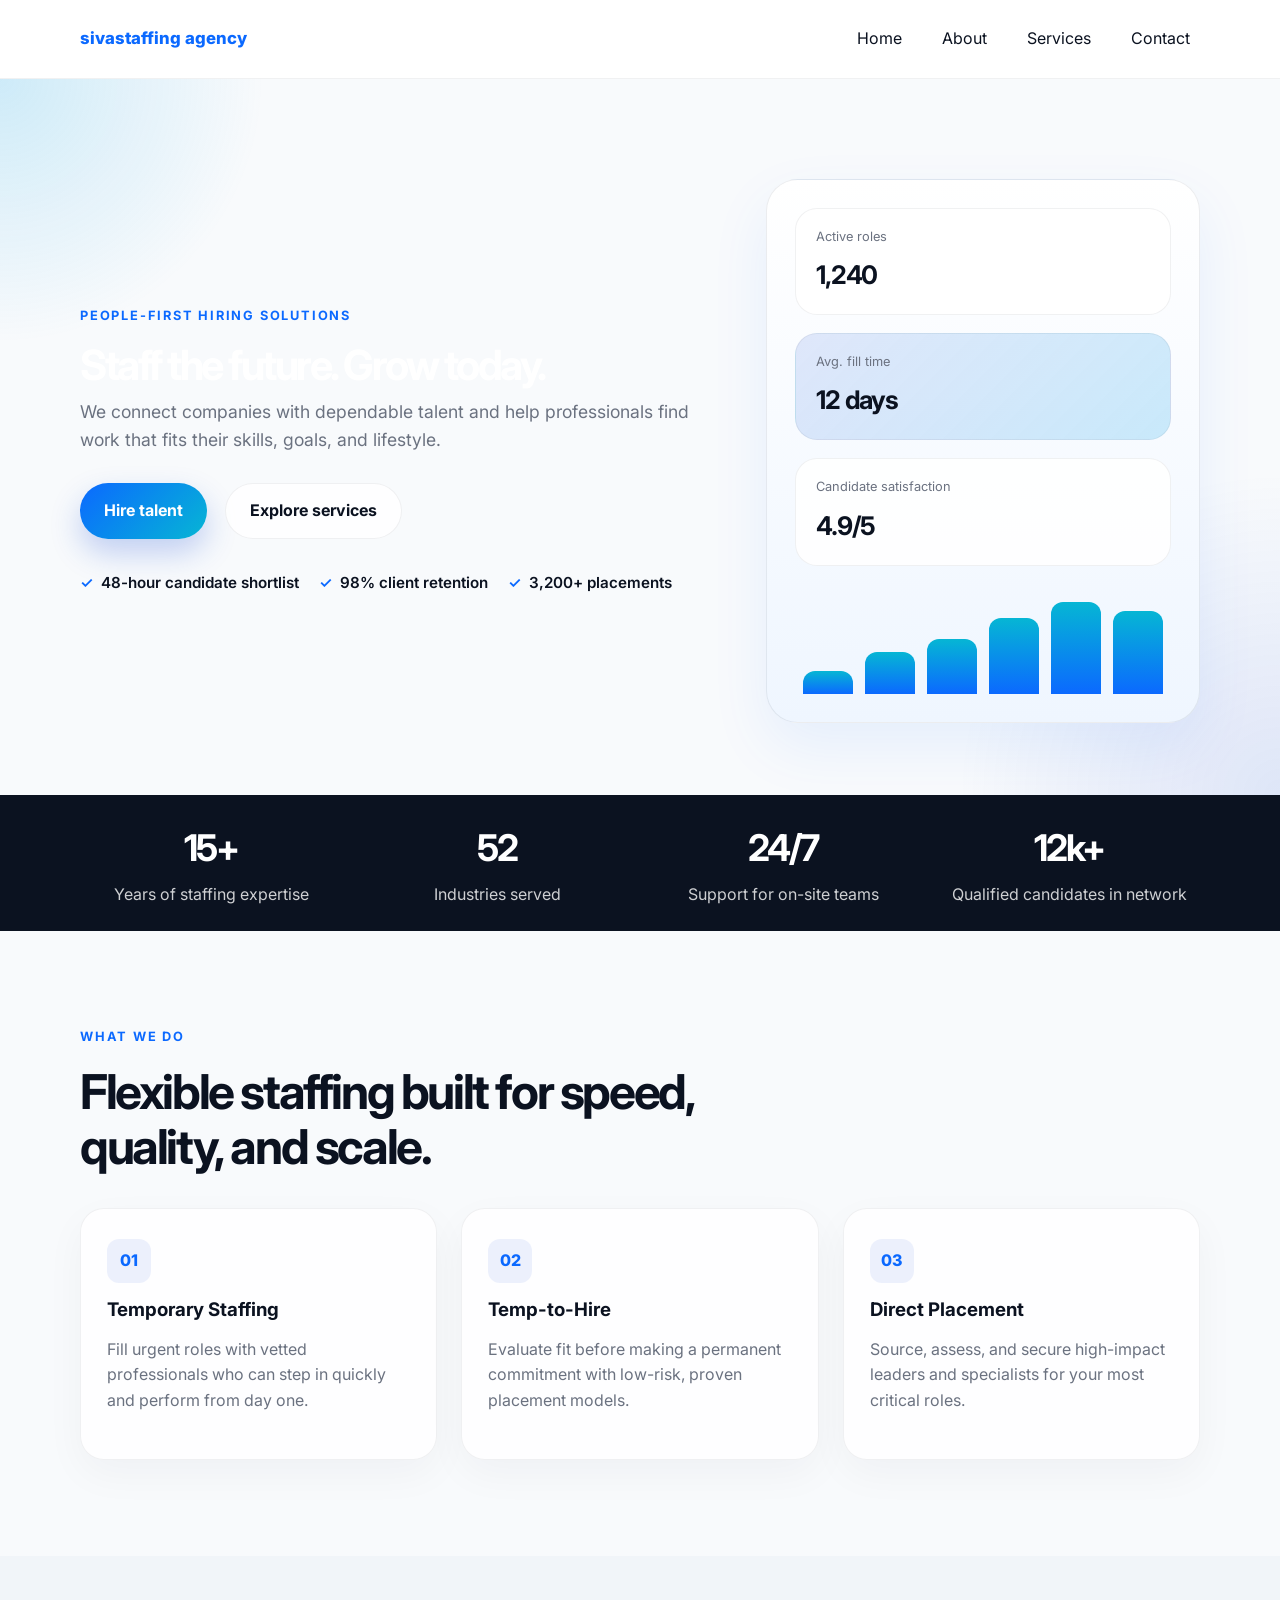
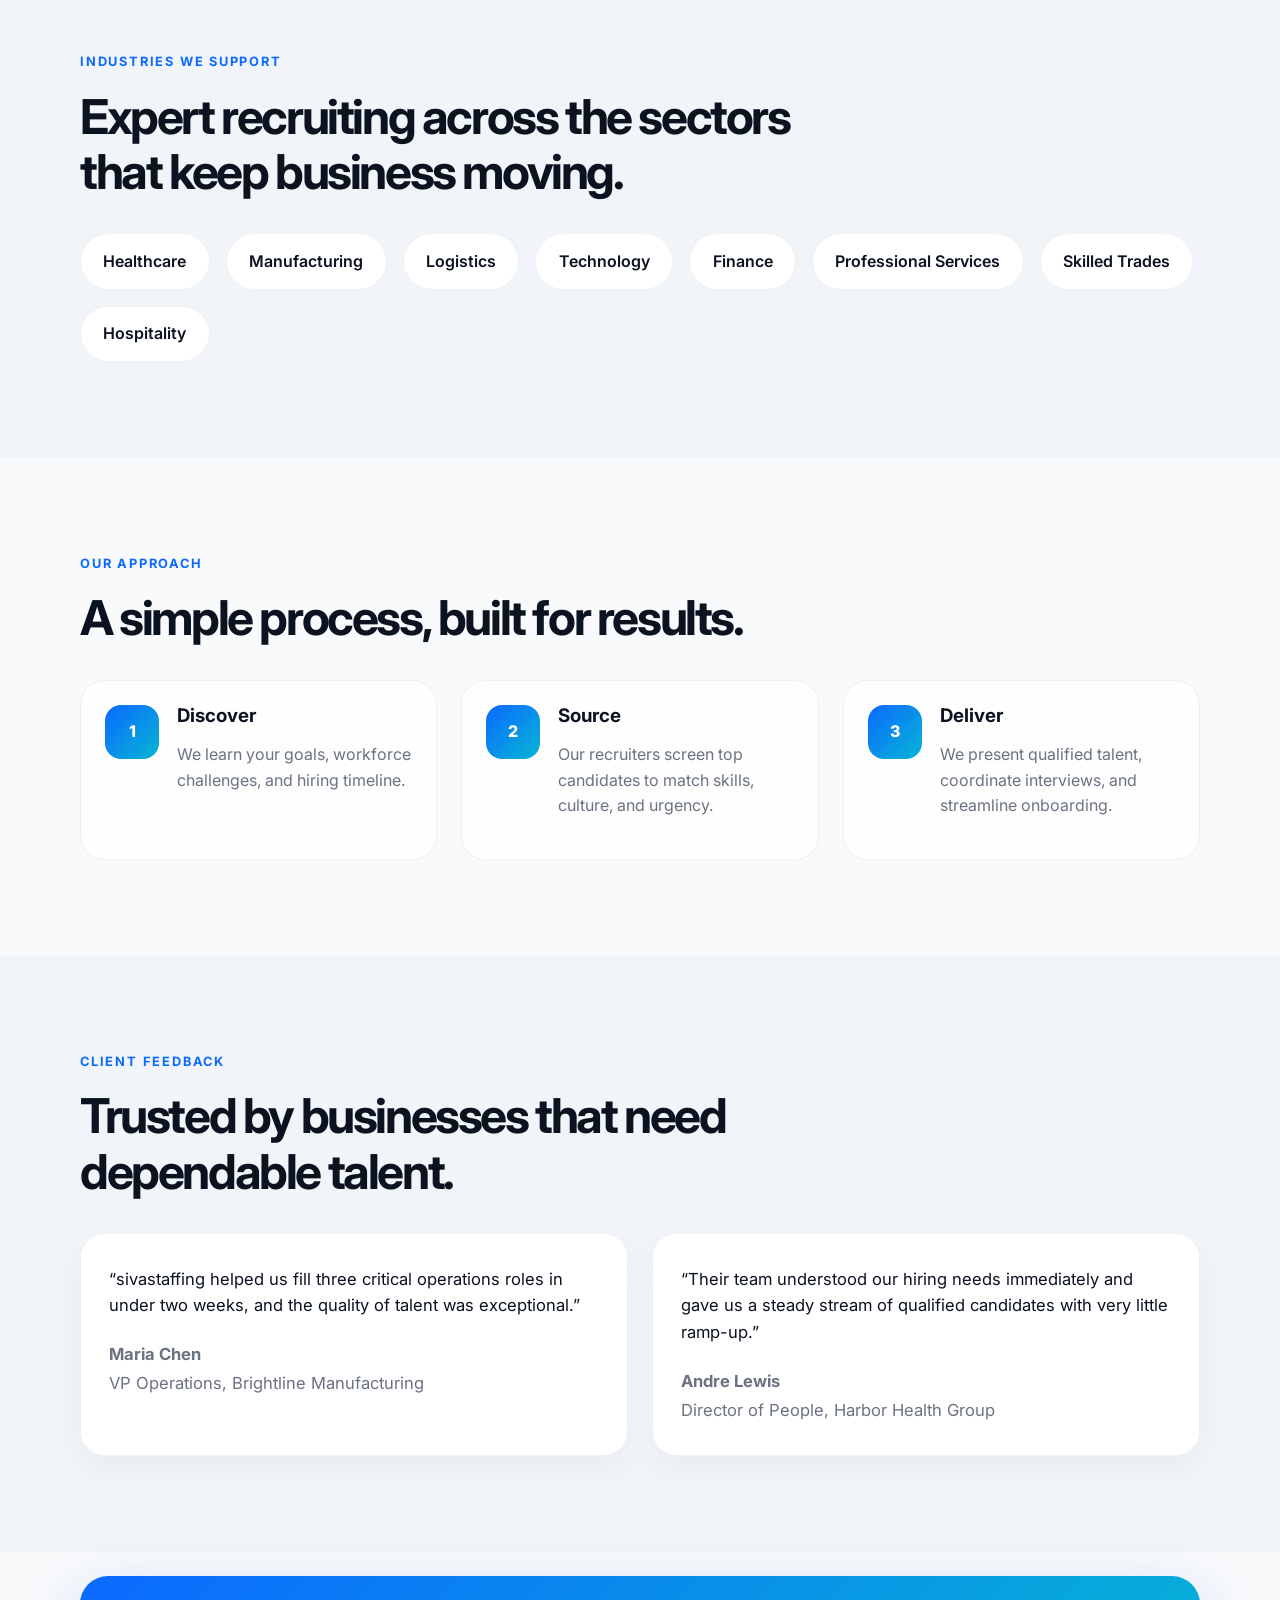
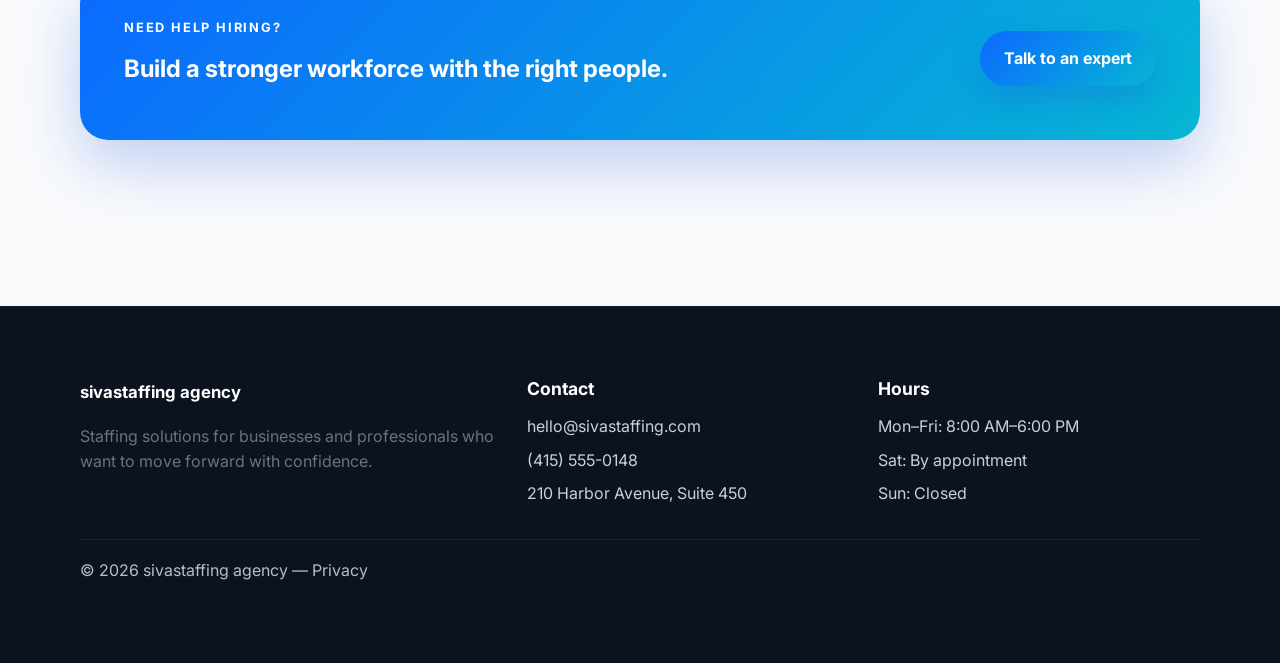
<file: index.html>
<!DOCTYPE html>
<html lang="en">
  <head>
    <meta charset="UTF-8" />
    <meta name="viewport" content="width=device-width, initial-scale=1.0" />
    <title>sivastaffing agency</title>
    <meta name="description" content="sivastaffing agency — staffing solutions for companies and professionals." />
    <link rel="preconnect" href="https://fonts.googleapis.com" />
    <link rel="preconnect" href="https://fonts.gstatic.com" crossorigin />
    <link href="https://fonts.googleapis.com/css2?family=Inter:wght@400;600;700;800&display=swap" rel="stylesheet" />
    <link rel="stylesheet" href="styles.css" />
  </head>
  <body>
    <header class="site-header">
      <div class="container header-inner">
        <a class="brand" href="index.html">sivastaffing agency</a>
        <button id="navToggle" class="nav-toggle" aria-label="Toggle navigation">☰</button>
        <nav id="mainNav" class="main-nav">
          <a href="index.html">Home</a>
          <a href="about.html">About</a>
          <a href="services.html">Services</a>
          <a href="contact.html">Contact</a>
        </nav>
      </div>
    </header>

    <main>
      <section class="hero">
        <div class="container hero-grid">
          <div class="hero-copy">
            <p class="eyebrow">People-first hiring solutions</p>
            <h1>Staff the future. Grow today.</h1>
            <p class="lead">We connect companies with dependable talent and help professionals find work that fits their skills, goals, and lifestyle.</p>
            <div class="cta-row">
              <a class="btn btn-primary" href="contact.html">Hire talent</a>
              <a class="btn btn-secondary" href="services.html">Explore services</a>
            </div>
            <ul class="hero-trust" aria-label="Key outcomes">
              <li>48-hour candidate shortlist</li>
              <li>98% client retention</li>
              <li>3,200+ placements</li>
            </ul>
          </div>
          <aside class="hero-card" aria-label="Business metrics panel">
            <div class="metric-card">
              <span class="label">Active roles</span>
              <strong>1,240</strong>
            </div>
            <div class="metric-card highlight">
              <span class="label">Avg. fill time</span>
              <strong>12 days</strong>
            </div>
            <div class="metric-card">
              <span class="label">Candidate satisfaction</span>
              <strong>4.9/5</strong>
            </div>
            <div class="mini-chart" aria-hidden="true">
              <span style="height:25%"></span>
              <span style="height:45%"></span>
              <span style="height:60%"></span>
              <span style="height:82%"></span>
              <span style="height:100%"></span>
              <span style="height:90%"></span>
            </div>
          </aside>
        </div>
      </section>

      <section class="stats-bar">
        <div class="container stats-grid">
          <div><strong>15+</strong><span>Years of staffing expertise</span></div>
          <div><strong>52</strong><span>Industries served</span></div>
          <div><strong>24/7</strong><span>Support for on-site teams</span></div>
          <div><strong>12k+</strong><span>Qualified candidates in network</span></div>
        </div>
      </section>

      <section id="solutions" class="section">
        <div class="container">
          <div class="section-heading">
            <p class="eyebrow">What we do</p>
            <h2>Flexible staffing built for speed, quality, and scale.</h2>
          </div>
          <div class="card-grid">
            <article class="info-card"><div class="icon">01</div><h3>Temporary Staffing</h3><p>Fill urgent roles with vetted professionals who can step in quickly and perform from day one.</p></article>
            <article class="info-card"><div class="icon">02</div><h3>Temp-to-Hire</h3><p>Evaluate fit before making a permanent commitment with low-risk, proven placement models.</p></article>
            <article class="info-card"><div class="icon">03</div><h3>Direct Placement</h3><p>Source, assess, and secure high-impact leaders and specialists for your most critical roles.</p></article>
          </div>
        </div>
      </section>

      <section id="industries" class="section alt-bg">
        <div class="container">
          <div class="section-heading narrow"><p class="eyebrow">Industries we support</p><h2>Expert recruiting across the sectors that keep business moving.</h2></div>
          <div class="industry-grid">
            <div class="industry-pill">Healthcare</div>
            <div class="industry-pill">Manufacturing</div>
            <div class="industry-pill">Logistics</div>
            <div class="industry-pill">Technology</div>
            <div class="industry-pill">Finance</div>
            <div class="industry-pill">Professional Services</div>
            <div class="industry-pill">Skilled Trades</div>
            <div class="industry-pill">Hospitality</div>
          </div>
        </div>
      </section>

      <section id="process" class="section">
        <div class="container">
          <div class="section-heading"><p class="eyebrow">Our approach</p><h2>A simple process, built for results.</h2></div>
          <div class="timeline">
            <div class="timeline-item"><span class="step">1</span><div><h3>Discover</h3><p>We learn your goals, workforce challenges, and hiring timeline.</p></div></div>
            <div class="timeline-item"><span class="step">2</span><div><h3>Source</h3><p>Our recruiters screen top candidates to match skills, culture, and urgency.</p></div></div>
            <div class="timeline-item"><span class="step">3</span><div><h3>Deliver</h3><p>We present qualified talent, coordinate interviews, and streamline onboarding.</p></div></div>
          </div>
        </div>
      </section>

      <section id="testimonials" class="section alt-bg">
        <div class="container">
          <div class="section-heading"><p class="eyebrow">Client feedback</p><h2>Trusted by businesses that need dependable talent.</h2></div>
          <div class="testimonial-grid">
            <blockquote class="quote-card">“sivastaffing helped us fill three critical operations roles in under two weeks, and the quality of talent was exceptional.”<footer><strong>Maria Chen</strong><span>VP Operations, Brightline Manufacturing</span></footer></blockquote>
            <blockquote class="quote-card">“Their team understood our hiring needs immediately and gave us a steady stream of qualified candidates with very little ramp-up.”<footer><strong>Andre Lewis</strong><span>Director of People, Harbor Health Group</span></footer></blockquote>
          </div>
        </div>
      </section>

      <section class="cta-band">
        <div class="container cta-inner"><div><p class="eyebrow">Need help hiring?</p><h2>Build a stronger workforce with the right people.</h2></div><a class="btn btn-primary" href="contact.html">Talk to an expert</a></div>
      </section>
    </main>

    <footer class="site-footer">
      <div class="container footer-grid">
        <div>
          <div class="brand footer-brand">sivastaffing agency</div>
          <p>Staffing solutions for businesses and professionals who want to move forward with confidence.</p>
        </div>
        <div>
          <h3>Contact</h3>
          <ul>
            <li>hello@sivastaffing.com</li>
            <li>(415) 555-0148</li>
            <li>210 Harbor Avenue, Suite 450</li>
          </ul>
        </div>
        <div>
          <h3>Hours</h3>
          <ul>
            <li>Mon–Fri: 8:00 AM–6:00 PM</li>
            <li>Sat: By appointment</li>
            <li>Sun: Closed</li>
          </ul>
        </div>
      </div>
      <div class="container footer-bottom">© <span id="year"></span> sivastaffing agency — <a href="privacy.html">Privacy</a></div>
    </footer>

    <script src="script.js"></script>
  </body>
</html>
</file>
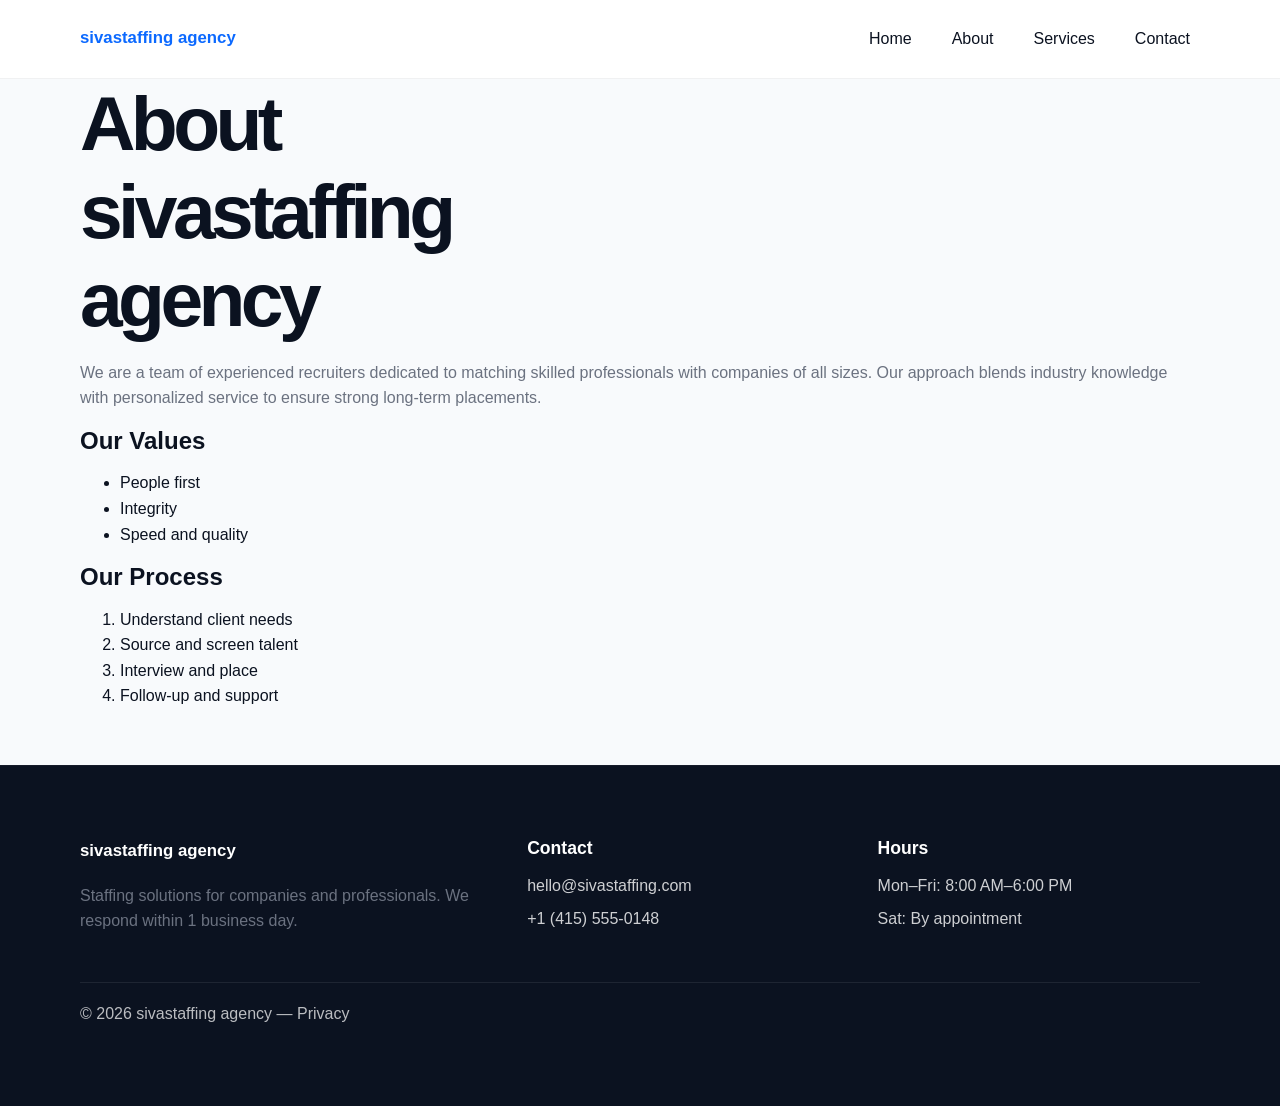
<file: about.html>
<!DOCTYPE html>
<html lang="en">
<head>
  <meta charset="utf-8" />
  <meta name="viewport" content="width=device-width,initial-scale=1" />
  <title>About — sivastaffing agency</title>
  <link rel="stylesheet" href="styles.css" />
</head>
<body>
  <header class="site-header">
    <div class="container header-inner">
      <a class="brand" href="index.html">sivastaffing agency</a>
      <nav class="main-nav">
        <a href="index.html">Home</a>
        <a href="about.html">About</a>
        <a href="services.html">Services</a>
        <a href="contact.html">Contact</a>
      </nav>
    </div>
  </header>

  <main class="container">
    <h1>About sivastaffing agency</h1>
    <p>We are a team of experienced recruiters dedicated to matching skilled professionals with companies of all sizes. Our approach blends industry knowledge with personalized service to ensure strong long-term placements.</p>

    <h2>Our Values</h2>
    <ul>
      <li>People first</li>
      <li>Integrity</li>
      <li>Speed and quality</li>
    </ul>

    <h2>Our Process</h2>
    <ol>
      <li>Understand client needs</li>
      <li>Source and screen talent</li>
      <li>Interview and place</li>
      <li>Follow-up and support</li>
    </ol>
  </main>

  <footer class="site-footer">
    <div class="container footer-grid">
      <div>
        <div class="brand footer-brand">sivastaffing agency</div>
        <p>Staffing solutions for companies and professionals. We respond within 1 business day.</p>
      </div>
      <div>
        <h3>Contact</h3>
        <ul>
          <li>hello@sivastaffing.com</li>
          <li>+1 (415) 555-0148</li>
        </ul>
      </div>
      <div>
        <h3>Hours</h3>
        <ul>
          <li>Mon–Fri: 8:00 AM–6:00 PM</li>
          <li>Sat: By appointment</li>
        </ul>
      </div>
    </div>
    <div class="container footer-bottom">© <span id="year"></span> sivastaffing agency — <a href="privacy.html">Privacy</a></div>
  </footer>

  <script src="script.js"></script>
</body>
</html>
</file>
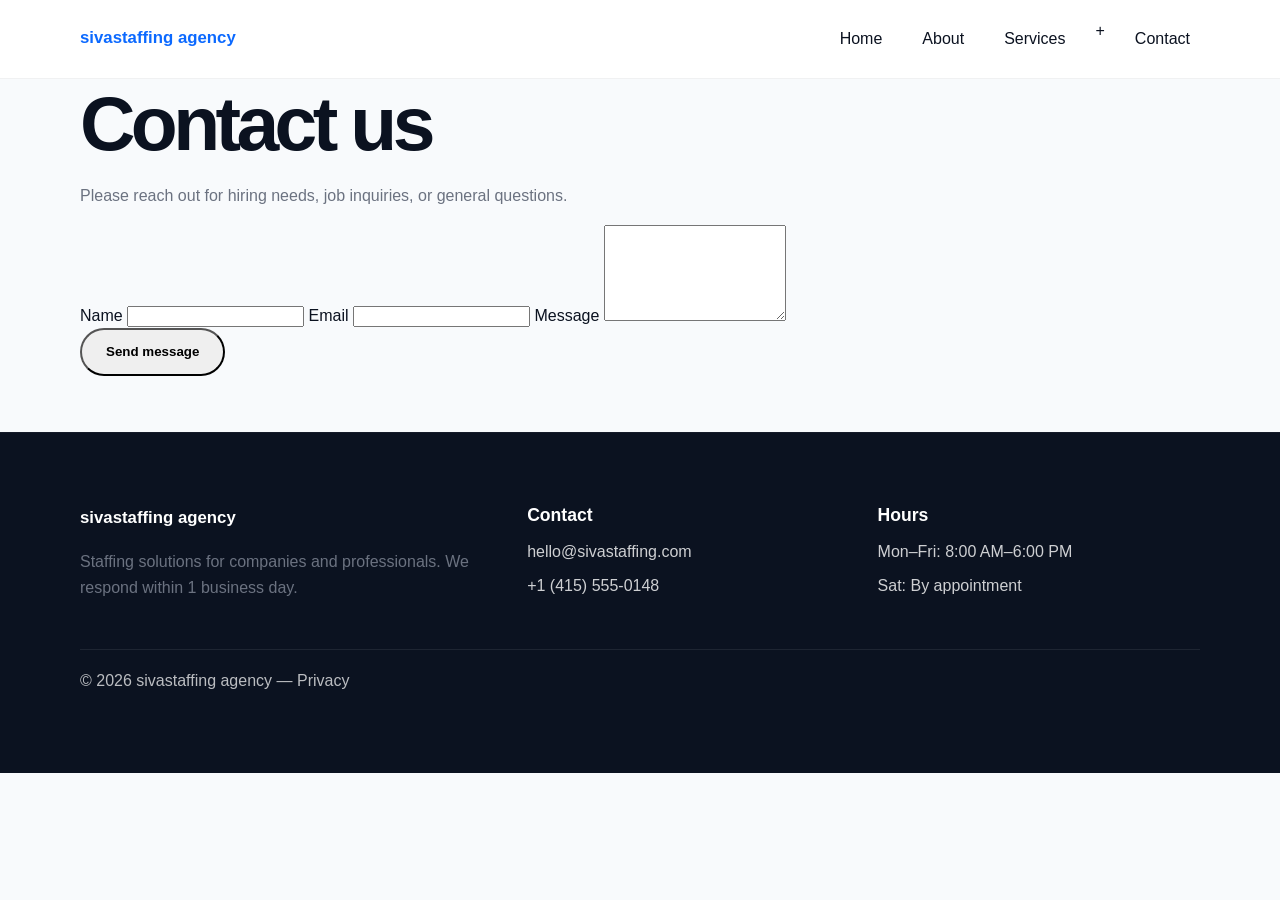
<file: contact.html>
<!DOCTYPE html>
<html lang="en">
<head>
  <meta charset="utf-8" />
  <meta name="viewport" content="width=device-width,initial-scale=1" />
  <title>Contact — sivastaffing agency</title>
  <link rel="stylesheet" href="styles.css" />
</head>
<body>
  <header class="site-header">
    <div class="container header-inner">
      <a class="brand" href="index.html">sivastaffing agency</a>
      <nav class="main-nav">
        <a href="index.html">Home</a>
        <a href="about.html">About</a>
        <a href="services.html">Services</a>
+        <a href="contact.html">Contact</a>
      </nav>
    </div>
  </header>

  <main class="container">
    <h1>Contact us</h1>
    <p>Please reach out for hiring needs, job inquiries, or general questions.</p>

    <form id="contactForm" action="#" method="post">
      <label>
        Name
        <input type="text" name="name" required />
      </label>
      <label>
        Email
        <input type="email" name="email" required />
      </label>
      <label>
        Message
        <textarea name="message" rows="6" required></textarea>
      </label>
      <p><button class="btn" type="submit">Send message</button></p>
    </form>
  </main>

  <footer class="site-footer">
    <div class="container footer-grid">
      <div>
        <div class="brand footer-brand">sivastaffing agency</div>
        <p>Staffing solutions for companies and professionals. We respond within 1 business day.</p>
      </div>
      <div>
        <h3>Contact</h3>
        <ul>
          <li>hello@sivastaffing.com</li>
          <li>+1 (415) 555-0148</li>
        </ul>
      </div>
      <div>
        <h3>Hours</h3>
        <ul>
          <li>Mon–Fri: 8:00 AM–6:00 PM</li>
          <li>Sat: By appointment</li>
        </ul>
      </div>
    </div>
    <div class="container footer-bottom">© <span id="year"></span> sivastaffing agency — <a href="privacy.html">Privacy</a></div>
  </footer>

  <script src="script.js"></script>
</body>
</html>
</file>
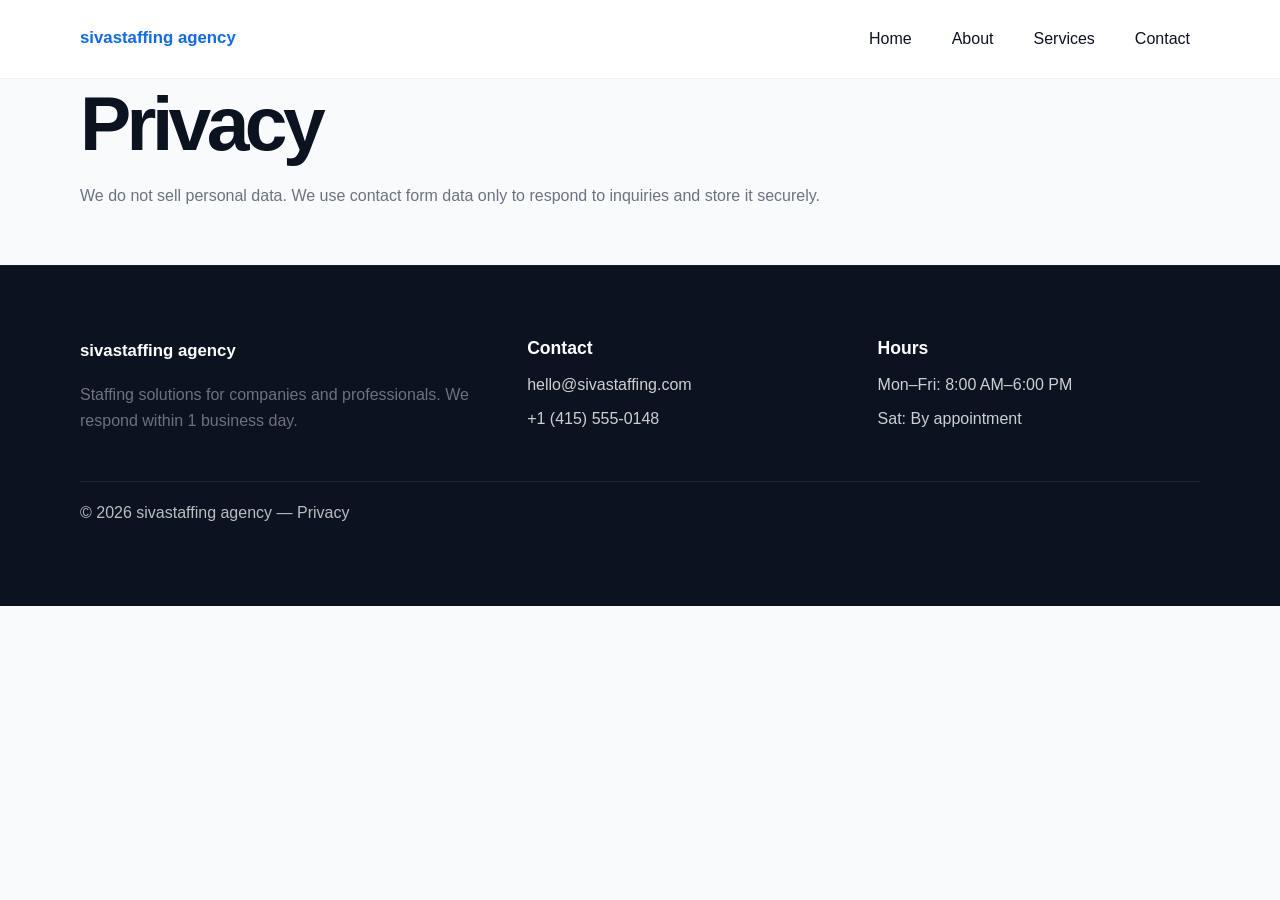
<file: privacy.html>
<!DOCTYPE html>
<html lang="en">
<head>
  <meta charset="utf-8" />
  <meta name="viewport" content="width=device-width,initial-scale=1" />
  <title>Privacy — sivastaffing agency</title>
  <link rel="stylesheet" href="styles.css" />
</head>
<body>
  <header class="site-header">
    <div class="container header-inner">
      <a class="brand" href="index.html">sivastaffing agency</a>
      <nav class="main-nav">
        <a href="index.html">Home</a>
        <a href="about.html">About</a>
        <a href="services.html">Services</a>
        <a href="contact.html">Contact</a>
      </nav>
    </div>
  </header>

  <main class="container">
    <h1>Privacy</h1>
    <p>We do not sell personal data. We use contact form data only to respond to inquiries and store it securely.</p>
  </main>

  <footer class="site-footer">
    <div class="container footer-grid">
      <div>
        <div class="brand footer-brand">sivastaffing agency</div>
        <p>Staffing solutions for companies and professionals. We respond within 1 business day.</p>
      </div>
      <div>
        <h3>Contact</h3>
        <ul>
          <li>hello@sivastaffing.com</li>
          <li>+1 (415) 555-0148</li>
        </ul>
      </div>
      <div>
        <h3>Hours</h3>
        <ul>
          <li>Mon–Fri: 8:00 AM–6:00 PM</li>
          <li>Sat: By appointment</li>
        </ul>
      </div>
    </div>
    <div class="container footer-bottom">© <span id="year"></span> sivastaffing agency — <a href="privacy.html">Privacy</a></div>
  </footer>

  <script src="script.js"></script>
</body>
</html>
</file>
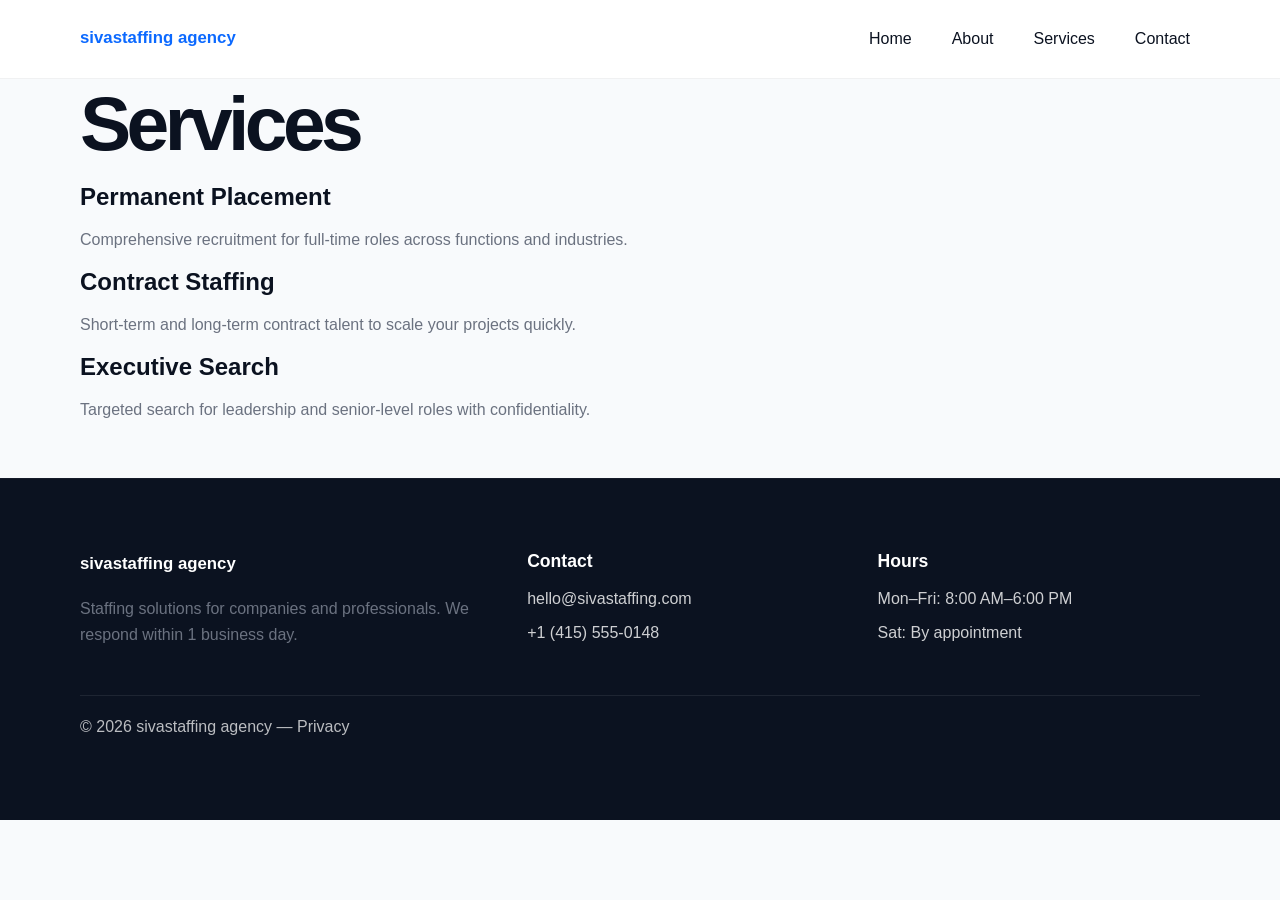
<file: services.html>
<!DOCTYPE html>
<html lang="en">
<head>
  <meta charset="utf-8" />
  <meta name="viewport" content="width=device-width,initial-scale=1" />
  <title>Services — sivastaffing agency</title>
  <link rel="stylesheet" href="styles.css" />
</head>
<body>
  <header class="site-header">
    <div class="container header-inner">
      <a class="brand" href="index.html">sivastaffing agency</a>
      <nav class="main-nav">
        <a href="index.html">Home</a>
        <a href="about.html">About</a>
        <a href="services.html">Services</a>
        <a href="contact.html">Contact</a>
      </nav>
    </div>
  </header>

  <main class="container">
    <h1>Services</h1>
    <section>
      <h2>Permanent Placement</h2>
      <p>Comprehensive recruitment for full-time roles across functions and industries.</p>
    </section>

    <section>
      <h2>Contract Staffing</h2>
      <p>Short-term and long-term contract talent to scale your projects quickly.</p>
    </section>

    <section>
      <h2>Executive Search</h2>
      <p>Targeted search for leadership and senior-level roles with confidentiality.</p>
    </section>
  </main>

  <footer class="site-footer">
    <div class="container footer-grid">
      <div>
        <div class="brand footer-brand">sivastaffing agency</div>
        <p>Staffing solutions for companies and professionals. We respond within 1 business day.</p>
      </div>
      <div>
        <h3>Contact</h3>
        <ul>
          <li>hello@sivastaffing.com</li>
          <li>+1 (415) 555-0148</li>
        </ul>
      </div>
      <div>
        <h3>Hours</h3>
        <ul>
          <li>Mon–Fri: 8:00 AM–6:00 PM</li>
          <li>Sat: By appointment</li>
        </ul>
      </div>
    </div>
    <div class="container footer-bottom">© <span id="year"></span> sivastaffing agency — <a href="privacy.html">Privacy</a></div>
  </footer>

  <script src="script.js"></script>
</body>
</html>
</file>
<file: styles.css>
:root {
  /* tuned to match Getiva reference */
  --bg: #f8fafc;
  --panel: #ffffff;
  --panel-alt: #f1f5f9;
  --primary: #0b69ff; /* strong blue */
  --accent: #06b6d4; /* teal accent */
  --text: #0b1220;
  --muted: #6b7280;
  --border: rgba(11, 18, 32, 0.06);
  --shadow: 0 24px 60px rgba(11, 105, 255, 0.08);
}

* {
  box-sizing: border-box;
}

html {
  scroll-behavior: smooth;
}

body {
  margin: 0;
  font-family: "Inter", sans-serif;
  background: var(--bg);
  color: var(--text);
  line-height: 1.6;
}

img {
  max-width: 100%;
  display: block;
}

a {
  text-decoration: none;
  color: inherit;
}

p {
  margin: 0 0 1rem;
  color: var(--muted);
}

h1, h2, h3 {
  margin: 0 0 1rem;
  color: var(--text);
  line-height: 1.15;
}

.container {
  width: min(1120px, calc(100% - 32px));
  margin: 0 auto;
}

.site-header {
  position: sticky;
  top: 0;
  z-index: 40;
  background: rgba(255,255,255,0.98);
  backdrop-filter: blur(6px);
  border-bottom: 1px solid var(--border);
}

.header-inner{
  display:flex;
  gap:20px;
  align-items:center;
  justify-content:space-between;
  padding:18px 0;
}

.brand{
  font-weight:800;
  color:var(--primary);
  text-decoration:none;
  font-size:1.05rem;
}

.nav-toggle{display:none;background:none;border:0;font-size:1.3rem}

.main-nav{display:flex;gap:20px}
.main-nav a{color:var(--text);text-decoration:none;padding:8px 10px;border-radius:8px}
.main-nav a:hover{background:rgba(11,102,255,0.08)}

.hero{padding:96px 0 72px;background:
    linear-gradient(180deg, rgba(6,11,32,0.56), rgba(6,11,32,0.28)),
    url('https://images.unsplash.com/photo-1600880292203-757bb62b4baf?w=1600&q=80') center/cover no-repeat, var(--bg);
  color: #fff;
}
.hero .hero-grid{display:grid;grid-template-columns:1.2fr 0.8fr;gap:36px;align-items:center}
.hero h1{font-size:2.6rem;margin:0 0 8px;color:#fff}
.tagline{color:rgba(255,255,255,0.86);margin-top:8px}

.btn{display:inline-block;padding:12px 18px;border-radius:28px;text-decoration:none}
.btn-primary{background:linear-gradient(90deg,var(--primary),var(--accent));color:#fff}
.btn-secondary{background:#fff;border:1px solid var(--border)}

.overview{padding:40px 0}
.cards{display:flex;gap:18px;flex-wrap:wrap}
.card{background:var(--panel);padding:20px;border-radius:14px;flex:1;min-width:220px;box-shadow:0 8px 24px rgba(11,18,32,0.04)}

.site-footer{background:#071028;color:rgba(255,255,255,0.88);margin-top:56px;padding:56px 0;border-top:1px solid rgba(255,255,255,0.04)}
.footer-grid{display:grid;grid-template-columns:1.2fr 1fr 1fr;gap:28px}
.footer-brand{font-weight:700;color:#fff}

@media(max-width:920px){
  .hero .hero-grid{grid-template-columns:1fr}
  .main-nav{display:none}
  .main-nav.open{display:flex;position:absolute;right:16px;top:72px;background:#fff;padding:12px;border-radius:10px;box-shadow:0 12px 40px rgba(2,6,23,0.08);flex-direction:column}
  .nav-toggle{display:block}
}
.main-nav a:hover {
  color: var(--text);
}

.btn {
  display: inline-flex;
  align-items: center;
  justify-content: center;
  padding: 0.9rem 1.5rem;
  border-radius: 999px;
  font-weight: 700;
  transition: transform 0.2s ease, box-shadow 0.2s ease;
}

.btn:hover {
  transform: translateY(-1px);
}

.btn-primary {
  background: linear-gradient(135deg, var(--primary), var(--accent));
  color: #fff;
  box-shadow: 0 14px 30px rgba(29, 78, 216, 0.25);
}

.btn-secondary {
  border: 1px solid var(--border);
  background: rgba(255, 255, 255, 0.8);
  color: var(--text);
}

.hero {
  padding: 100px 0 72px;
  background:
    radial-gradient(circle at top left, rgba(14, 165, 233, 0.18), transparent 18%),
    radial-gradient(circle at bottom right, rgba(29, 78, 216, 0.12), transparent 22%),
    var(--bg);
}

.hero-grid {
  display: grid;
  grid-template-columns: 1.2fr 0.8fr;
  align-items: center;
  gap: 40px;
}

.eyebrow {
  margin-bottom: 1rem;
  font-size: 0.8rem;
  font-weight: 700;
  letter-spacing: 0.14em;
  text-transform: uppercase;
  color: var(--primary);
}

h1 {
  font-size: clamp(2.8rem, 6vw, 5rem);
  letter-spacing: -0.06em;
  max-width: 560px;
}

.lead {
  max-width: 620px;
  font-size: 1.1rem;
  margin-bottom: 1.8rem;
}

.cta-row {
  display: flex;
  flex-wrap: wrap;
  gap: 18px;
  margin-bottom: 2rem;
}

.hero-trust {
  list-style: none;
  padding: 0;
  margin: 0;
  display: flex;
  flex-wrap: wrap;
  gap: 20px;
  color: var(--text);
  font-weight: 600;
  font-size: 0.95rem;
}

.hero-trust li::before {
  content: "✓";
  color: var(--primary);
  margin-right: 8px;
}

.hero-card {
  background: linear-gradient(180deg, var(--panel), #eff6ff);
  border: 1px solid rgba(17, 32, 51, 0.08);
  border-radius: 32px;
  box-shadow: var(--shadow);
  padding: 28px;
}

.metric-card {
  background: rgba(255, 255, 255, 0.85);
  border: 1px solid var(--border);
  border-radius: 22px;
  padding: 18px 20px;
  margin-bottom: 18px;
}

.metric-card.highlight {
  background: linear-gradient(135deg, rgba(29, 78, 216, 0.12), rgba(14, 165, 233, 0.2));
}

.metric-card .label {
  display: block;
  color: var(--muted);
  font-size: 0.8rem;
  margin-bottom: 8px;
}

.metric-card strong {
  font-size: clamp(1.5rem, 2vw, 2.2rem);
  letter-spacing: -0.05em;
  color: var(--text);
}

.mini-chart {
  height: 110px;
  display: grid;
  grid-template-columns: repeat(6, minmax(0, 1fr));
  align-items: end;
  gap: 12px;
  padding: 18px 8px 0;
}

.mini-chart span {
  display: block;
  border-radius: 12px 12px 0 0;
  background: linear-gradient(180deg, var(--accent), var(--primary));
}

.stats-bar {
  padding: 24px 0;
  background: var(--text);
  color: #fff;
}

.stats-grid {
  display: grid;
  grid-template-columns: repeat(4, minmax(0, 1fr));
  gap: 24px;
}

.stats-grid div {
  display: flex;
  flex-direction: column;
  gap: 4px;
  align-items: center;
  text-align: center;
}

.stats-grid strong {
  font-size: clamp(1.5rem, 3vw, 2.3rem);
  letter-spacing: -0.05em;
}

.stats-grid span {
  color: rgba(255, 255, 255, 0.8);
}

.section {
  padding: 96px 0;
}

.alt-bg {
  background: var(--panel-alt);
}

.section-heading {
  margin-bottom: 34px;
}

.section-heading h2 {
  font-size: clamp(2rem, 4vw, 3rem);
  letter-spacing: -0.05em;
  max-width: 680px;
}

.narrow h2 {
  max-width: 760px;
}

.card-grid {
  display: grid;
  grid-template-columns: repeat(3, minmax(0, 1fr));
  gap: 24px;
}

.info-card {
  background: rgba(255, 255, 255, 0.8);
  border: 1px solid var(--border);
  border-radius: 24px;
  padding: 30px 26px;
  box-shadow: 0 14px 40px rgba(17, 32, 51, 0.04);
}

.icon {
  width: 44px;
  height: 44px;
  border-radius: 12px;
  display: inline-flex;
  align-items: center;
  justify-content: center;
  font-weight: 800;
  background: rgba(29, 78, 216, 0.08);
  color: var(--primary);
  margin-bottom: 1rem;
}

.industry-grid {
  display: flex;
  flex-wrap: wrap;
  gap: 16px;
}

.industry-pill {
  display: inline-flex;
  align-items: center;
  justify-content: center;
  background: var(--panel);
  border: 1px solid var(--border);
  color: var(--text);
  border-radius: 999px;
  padding: 0.9rem 1.4rem;
  font-weight: 600;
}

.timeline {
  display: grid;
  grid-template-columns: repeat(3, minmax(0, 1fr));
  gap: 24px;
}

.timeline-item {
  display: flex;
  gap: 18px;
  padding: 24px;
  background: rgba(255, 255, 255, 0.8);
  border: 1px solid var(--border);
  border-radius: 24px;
}

.step {
  min-width: 54px;
  height: 54px;
  display: inline-flex;
  align-items: center;
  justify-content: center;
  border-radius: 16px;
  background: linear-gradient(135deg, var(--primary), var(--accent));
  color: #fff;
  font-weight: 800;
}

.testimonial-grid {
  display: grid;
  grid-template-columns: repeat(2, minmax(0, 1fr));
  gap: 24px;
}

.quote-card {
  margin: 0;
  background: var(--panel);
  border: 1px solid var(--border);
  border-radius: 24px;
  padding: 32px 28px;
  box-shadow: 0 12px 30px rgba(17, 32, 51, 0.04);
  font-size: 1.04rem;
  color: var(--text);
}

.quote-card footer {
  margin-top: 1.4rem;
  display: flex;
  flex-direction: column;
  gap: 2px;
  color: var(--muted);
}

.cta-band {
  padding: 24px 0 110px;
}

.cta-inner {
  display: flex;
  align-items: center;
  justify-content: space-between;
  gap: 26px;
  background: linear-gradient(135deg, var(--primary), var(--accent));
  border-radius: 28px;
  padding: 42px 44px;
  color: #fff;
  box-shadow: 0 24px 60px rgba(29, 78, 216, 0.25);
}

.cta-inner h2,
.cta-inner .eyebrow {
  color: #fff;
}

.site-footer {
  background: #0b1220;
  color: rgba(255, 255, 255, 0.82);
  padding-top: 72px;
}

.footer-grid {
  display: grid;
  grid-template-columns: 1.3fr 1fr 1fr;
  gap: 28px;
  padding-bottom: 32px;
}

.footer-brand {
  color: #fff;
  margin-bottom: 1.1rem;
}

.site-footer h3 {
  color: #fff;
  font-size: 1.1rem;
  margin-bottom: 0.9rem;
}

.site-footer ul {
  list-style: none;
  padding: 0;
  margin: 0;
  display: grid;
  gap: 8px;
  color: rgba(255, 255, 255, 0.8);
}

.footer-bottom {
  padding: 18px 0 24px;
  border-top: 1px solid rgba(255, 255, 255, 0.08);
  color: rgba(255, 255, 255, 0.72);
}

@media (max-width: 920px) {
  .hero-grid,
  .card-grid,
  .timeline,
  .testimonial-grid,
  .footer-grid {
    grid-template-columns: 1fr;
  }

  .main-nav {
    display: none;
  }

  .stats-grid {
    grid-template-columns: repeat(2, minmax(0, 1fr));
  }

  .cta-inner {
    flex-direction: column;
    align-items: flex-start;
  }
}

@media (max-width: 560px) {
  .nav-wrap {
    min-height: 74px;
  }

  .hero {
    padding-top: 70px;
  }

  .cta-row {
    flex-direction: column;
    align-items: stretch;
  }

  .btn {
    width: 100%;
  }

  .stats-grid {
    grid-template-columns: 1fr;
  }
}
</file>
